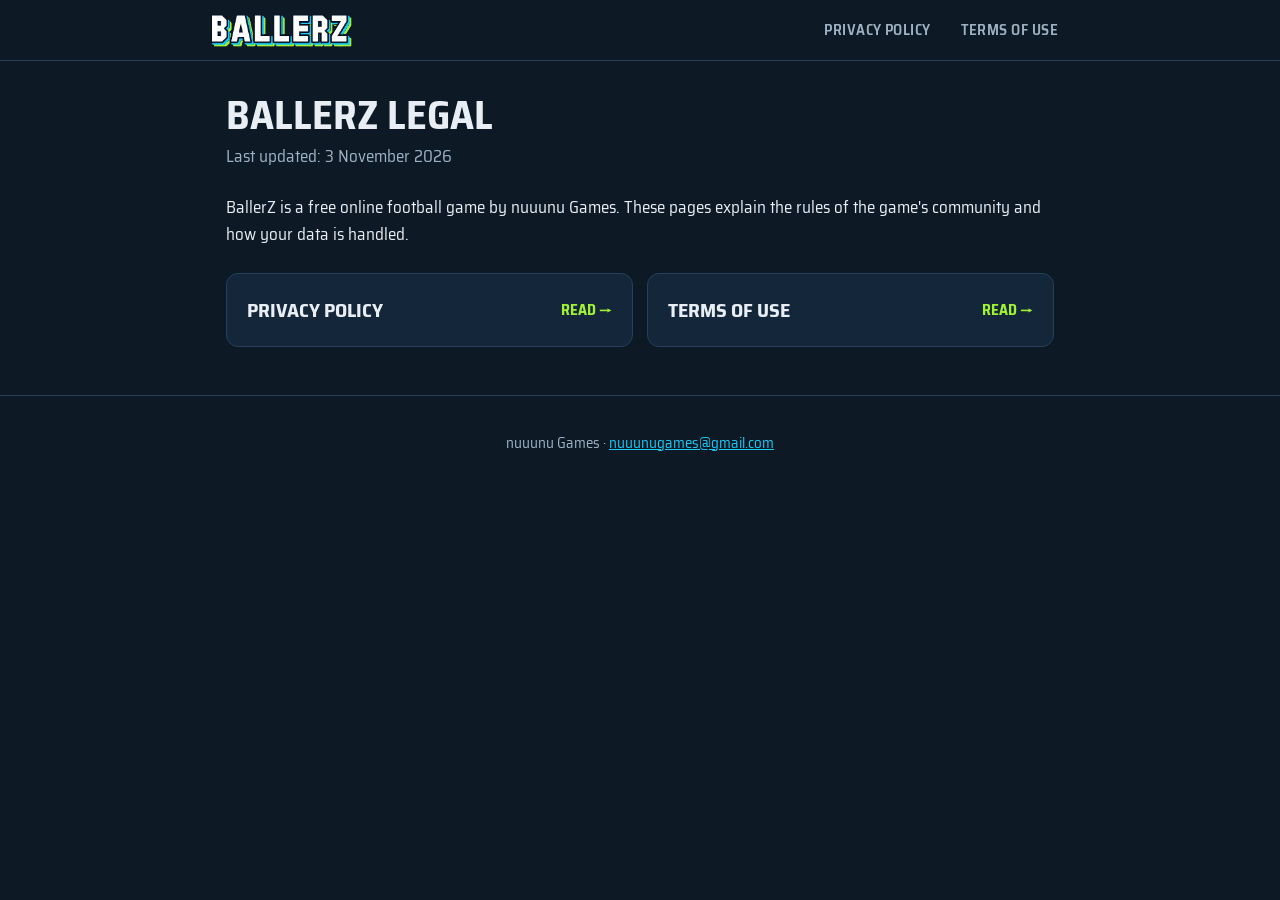
<file: index.html>
<!doctype html>
<html lang="en">
<head>
<meta charset="utf-8">
<meta name="viewport" content="width=device-width, initial-scale=1">
<title>Legal · BallerZ</title>
<meta name="description" content="Legal for BallerZ, a free online football game by nuuunu Games.">
<link rel="icon" href="logo.png">
<link rel="preconnect" href="https://fonts.googleapis.com">
<link rel="preconnect" href="https://fonts.gstatic.com" crossorigin>
<link href="https://fonts.googleapis.com/css2?family=Saira+Semi+Condensed:wght@400;600;700&display=swap" rel="stylesheet">
<link rel="stylesheet" href="style.css">
</head>
<body>
<header class="bar">
  <a class="logo" href="./"><img src="logo.png" alt="BallerZ"></a>
  <nav><a href="privacy.html">Privacy Policy</a><a href="terms.html">Terms of Use</a></nav>
</header>
<main>
<h1>BallerZ legal</h1>
<p class="updated">Last updated: 3 November 2026</p>
<p>BallerZ is a free online football game by nuuunu Games. These pages explain the rules of the game's community and how your data is handled.</p>
<div class="cards"><a class="card" href="privacy.html"><span>Privacy Policy</span><span class="go">Read &rarr;</span></a><a class="card" href="terms.html"><span>Terms of Use</span><span class="go">Read &rarr;</span></a></div>
</main>
<footer>
  <p>nuuunu Games · <a href="mailto:nuuunugames@gmail.com">nuuunugames@gmail.com</a></p>
</footer>
</body>
</html>
</file>
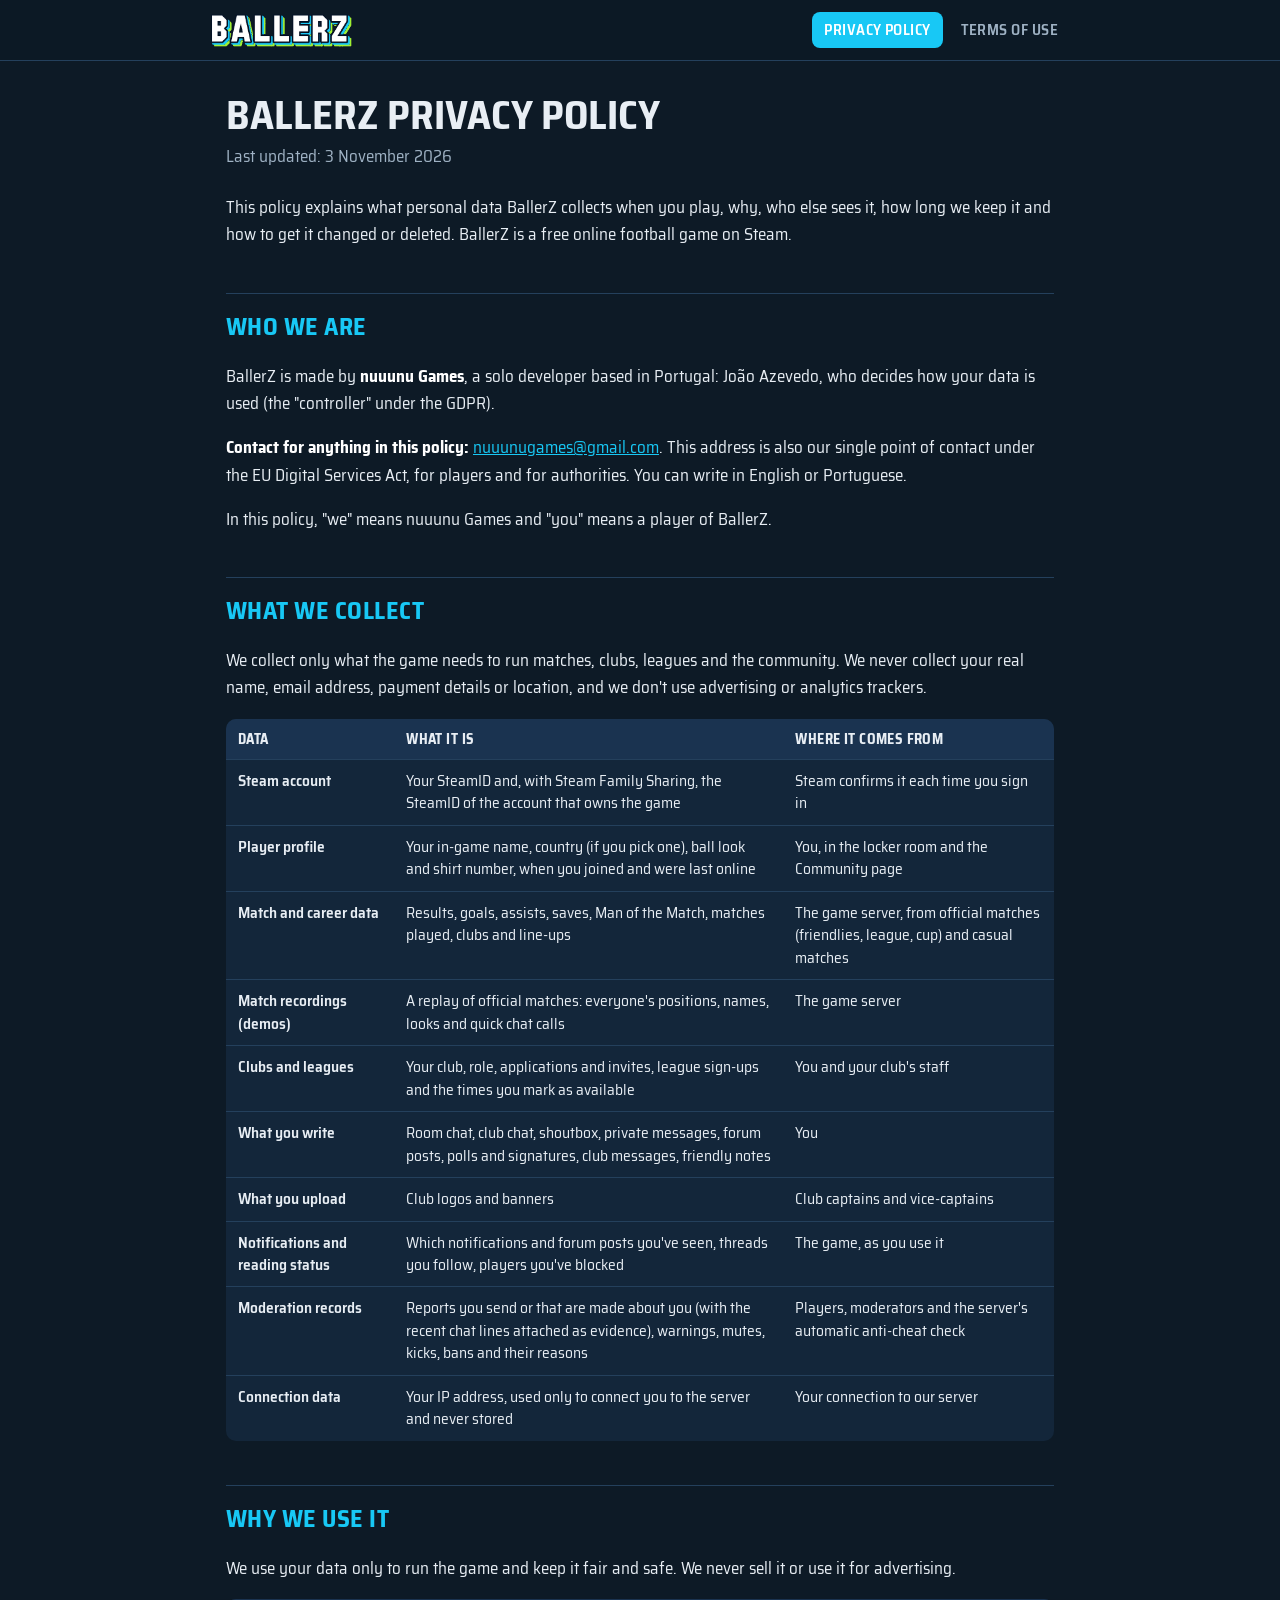
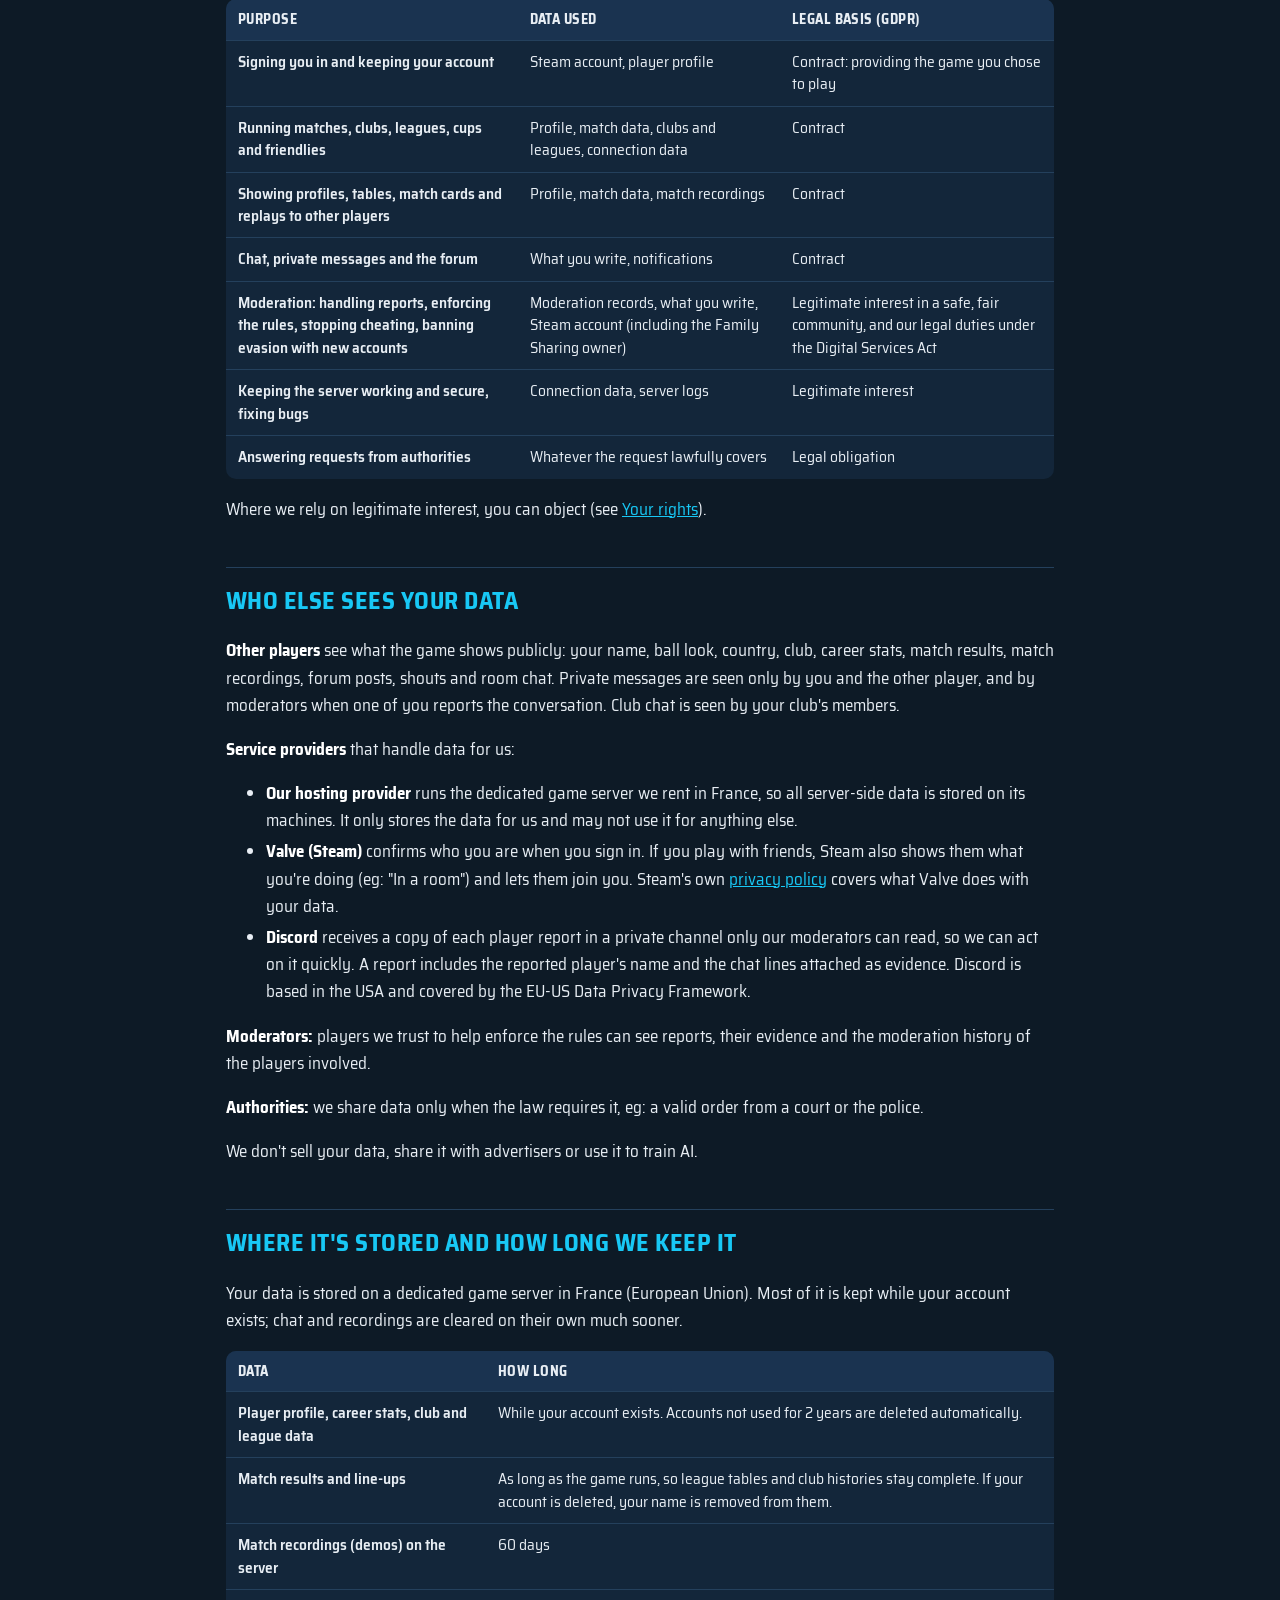
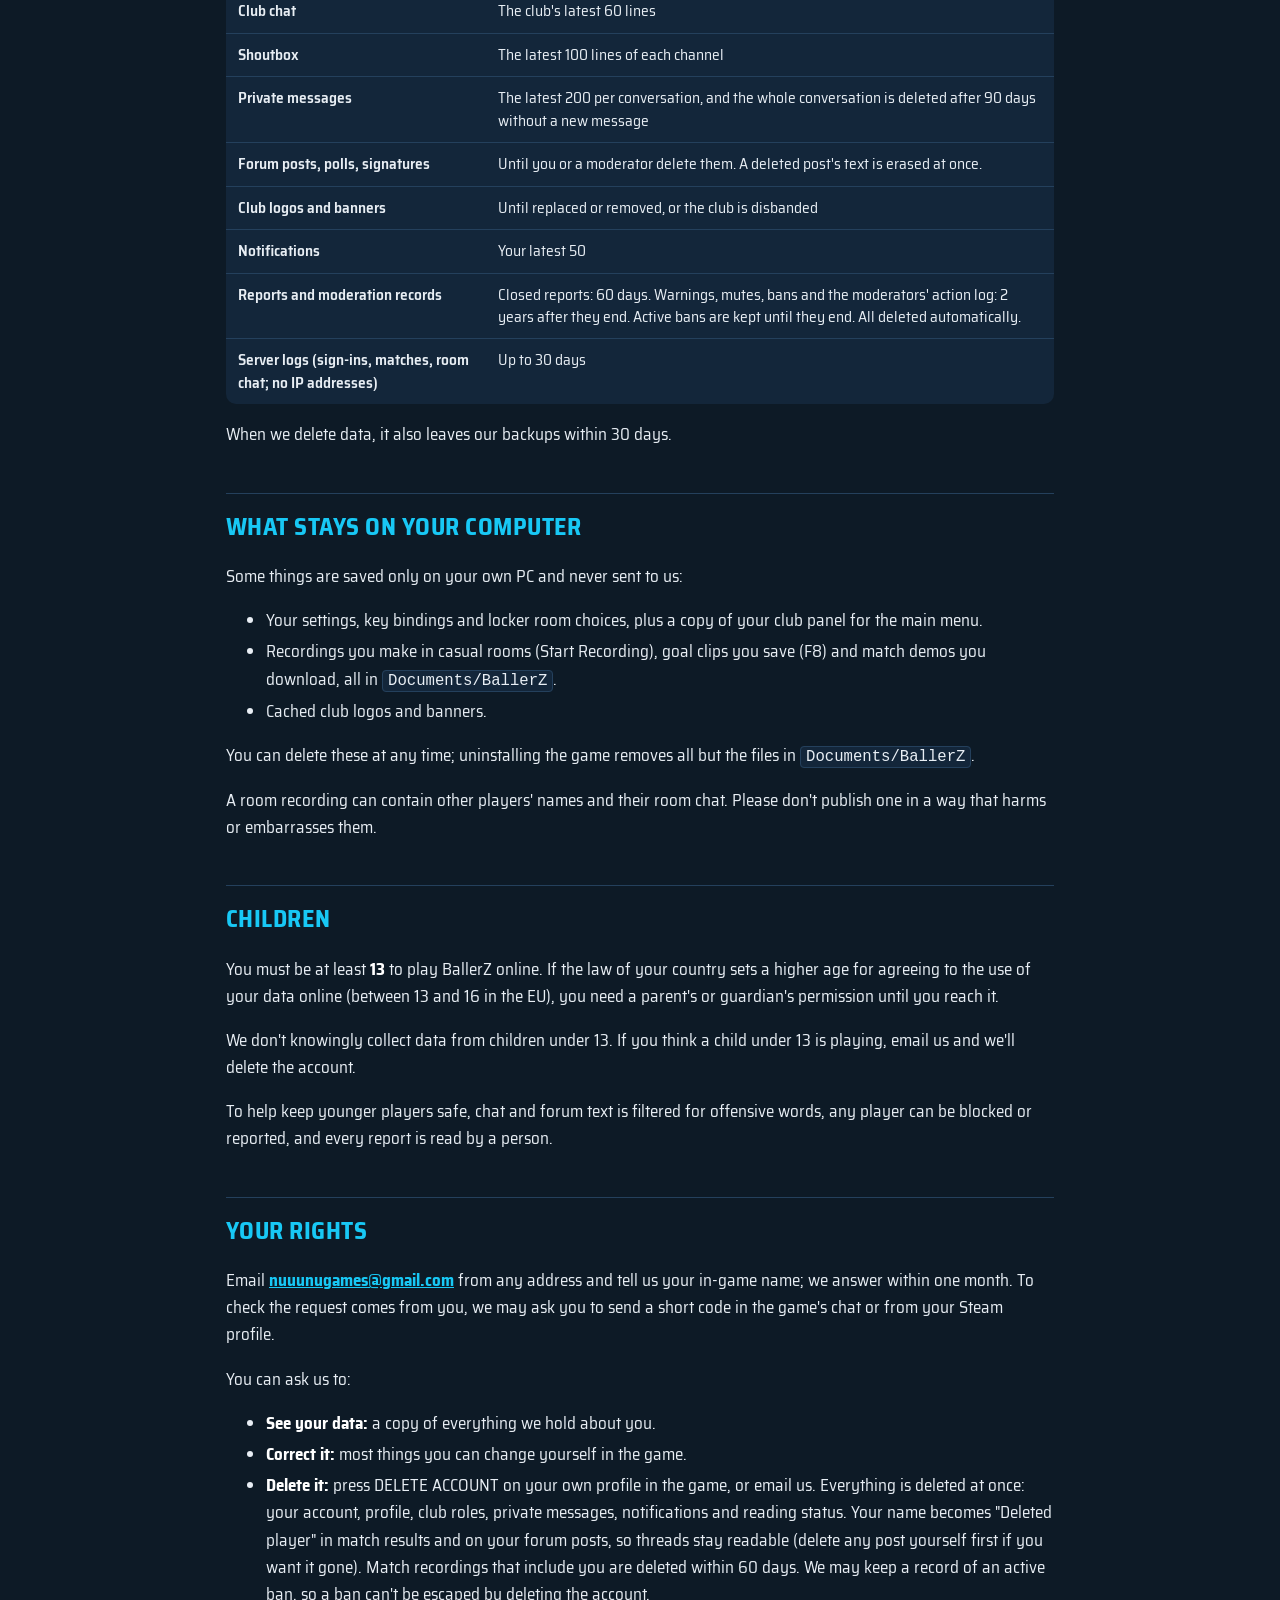
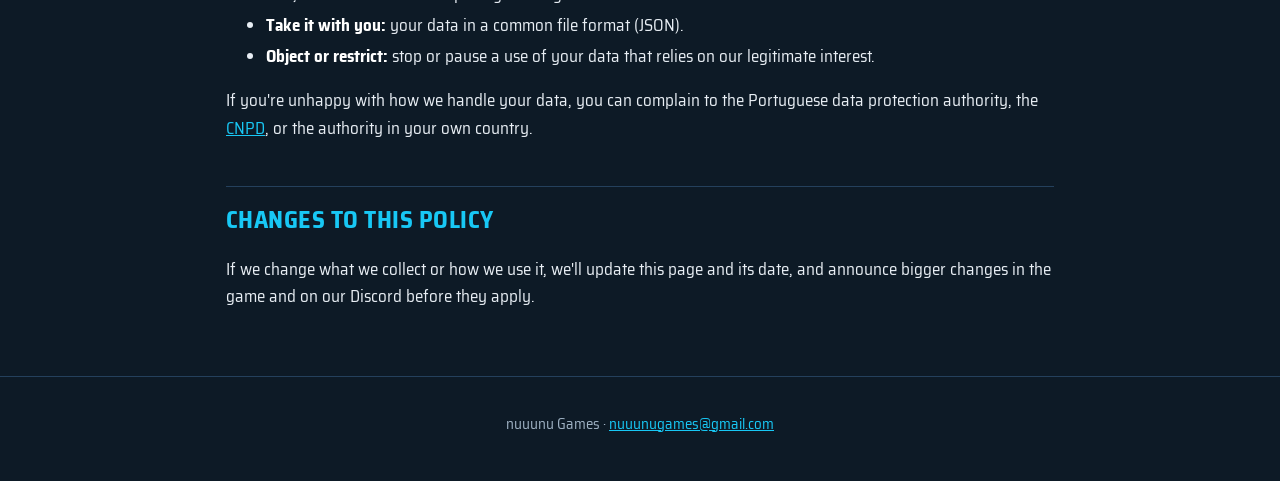
<file: privacy.html>
<!doctype html>
<html lang="en">
<head>
<meta charset="utf-8">
<meta name="viewport" content="width=device-width, initial-scale=1">
<title>Privacy Policy · BallerZ</title>
<meta name="description" content="Privacy Policy for BallerZ, a free online football game by nuuunu Games.">
<link rel="icon" href="logo.png">
<link rel="preconnect" href="https://fonts.googleapis.com">
<link rel="preconnect" href="https://fonts.gstatic.com" crossorigin>
<link href="https://fonts.googleapis.com/css2?family=Saira+Semi+Condensed:wght@400;600;700&display=swap" rel="stylesheet">
<link rel="stylesheet" href="style.css">
</head>
<body>
<header class="bar">
  <a class="logo" href="./"><img src="logo.png" alt="BallerZ"></a>
  <nav><a href="privacy.html" class="on">Privacy Policy</a><a href="terms.html">Terms of Use</a></nav>
</header>
<main>
<h1 id="ballerz-privacy-policy">BallerZ Privacy Policy</h1>
<p class="updated">Last updated: 3 November 2026</p>
<p>This policy explains what personal data BallerZ collects when you play, why, who else sees it, how long we keep it and how to get it changed or deleted. BallerZ is a free online football game on Steam.</p>
<h2 id="who-we-are">Who we are</h2>
<p>BallerZ is made by <strong>nuuunu Games</strong>, a solo developer based in Portugal: João Azevedo, who decides how your data is used (the "controller" under the GDPR).</p>
<p><strong>Contact for anything in this policy:</strong> <a href="mailto:nuuunugames@gmail.com">nuuunugames@gmail.com</a>. This address is also our single point of contact under the EU Digital Services Act, for players and for authorities. You can write in English or Portuguese.</p>
<p>In this policy, "we" means nuuunu Games and "you" means a player of BallerZ.</p>
<h2 id="what-we-collect">What we collect</h2>
<p>We collect only what the game needs to run matches, clubs, leagues and the community. We never collect your real name, email address, payment details or location, and we don't use advertising or analytics trackers.</p>
<div class="table"><table>
<thead>
<tr>
<th>Data</th>
<th>What it is</th>
<th>Where it comes from</th>
</tr>
</thead>
<tbody>
<tr>
<td>Steam account</td>
<td>Your SteamID and, with Steam Family Sharing, the SteamID of the account that owns the game</td>
<td>Steam confirms it each time you sign in</td>
</tr>
<tr>
<td>Player profile</td>
<td>Your in-game name, country (if you pick one), ball look and shirt number, when you joined and were last online</td>
<td>You, in the locker room and the Community page</td>
</tr>
<tr>
<td>Match and career data</td>
<td>Results, goals, assists, saves, Man of the Match, matches played, clubs and line-ups</td>
<td>The game server, from official matches (friendlies, league, cup) and casual matches</td>
</tr>
<tr>
<td>Match recordings (demos)</td>
<td>A replay of official matches: everyone's positions, names, looks and quick chat calls</td>
<td>The game server</td>
</tr>
<tr>
<td>Clubs and leagues</td>
<td>Your club, role, applications and invites, league sign-ups and the times you mark as available</td>
<td>You and your club's staff</td>
</tr>
<tr>
<td>What you write</td>
<td>Room chat, club chat, shoutbox, private messages, forum posts, polls and signatures, club messages, friendly notes</td>
<td>You</td>
</tr>
<tr>
<td>What you upload</td>
<td>Club logos and banners</td>
<td>Club captains and vice-captains</td>
</tr>
<tr>
<td>Notifications and reading status</td>
<td>Which notifications and forum posts you've seen, threads you follow, players you've blocked</td>
<td>The game, as you use it</td>
</tr>
<tr>
<td>Moderation records</td>
<td>Reports you send or that are made about you (with the recent chat lines attached as evidence), warnings, mutes, kicks, bans and their reasons</td>
<td>Players, moderators and the server's automatic anti-cheat check</td>
</tr>
<tr>
<td>Connection data</td>
<td>Your IP address, used only to connect you to the server and never stored</td>
<td>Your connection to our server</td>
</tr>
</tbody>
</table></div>
<h2 id="why-we-use-it">Why we use it</h2>
<p>We use your data only to run the game and keep it fair and safe. We never sell it or use it for advertising.</p>
<div class="table"><table>
<thead>
<tr>
<th>Purpose</th>
<th>Data used</th>
<th>Legal basis (GDPR)</th>
</tr>
</thead>
<tbody>
<tr>
<td>Signing you in and keeping your account</td>
<td>Steam account, player profile</td>
<td>Contract: providing the game you chose to play</td>
</tr>
<tr>
<td>Running matches, clubs, leagues, cups and friendlies</td>
<td>Profile, match data, clubs and leagues, connection data</td>
<td>Contract</td>
</tr>
<tr>
<td>Showing profiles, tables, match cards and replays to other players</td>
<td>Profile, match data, match recordings</td>
<td>Contract</td>
</tr>
<tr>
<td>Chat, private messages and the forum</td>
<td>What you write, notifications</td>
<td>Contract</td>
</tr>
<tr>
<td>Moderation: handling reports, enforcing the rules, stopping cheating, banning evasion with new accounts</td>
<td>Moderation records, what you write, Steam account (including the Family Sharing owner)</td>
<td>Legitimate interest in a safe, fair community, and our legal duties under the Digital Services Act</td>
</tr>
<tr>
<td>Keeping the server working and secure, fixing bugs</td>
<td>Connection data, server logs</td>
<td>Legitimate interest</td>
</tr>
<tr>
<td>Answering requests from authorities</td>
<td>Whatever the request lawfully covers</td>
<td>Legal obligation</td>
</tr>
</tbody>
</table></div>
<p>Where we rely on legitimate interest, you can object (see <a href="#your-rights">Your rights</a>).</p>
<h2 id="who-else-sees-your-data">Who else sees your data</h2>
<p><strong>Other players</strong> see what the game shows publicly: your name, ball look, country, club, career stats, match results, match recordings, forum posts, shouts and room chat. Private messages are seen only by you and the other player, and by moderators when one of you reports the conversation. Club chat is seen by your club's members.</p>
<p><strong>Service providers</strong> that handle data for us:</p>
<ul>
<li><strong>Our hosting provider</strong> runs the dedicated game server we rent in France, so all server-side data is stored on its machines. It only stores the data for us and may not use it for anything else.</li>
<li><strong>Valve (Steam)</strong> confirms who you are when you sign in. If you play with friends, Steam also shows them what you're doing (eg: "In a room") and lets them join you. Steam's own <a href="https://store.steampowered.com/privacy_agreement/">privacy policy</a> covers what Valve does with your data.</li>
<li><strong>Discord</strong> receives a copy of each player report in a private channel only our moderators can read, so we can act on it quickly. A report includes the reported player's name and the chat lines attached as evidence. Discord is based in the USA and covered by the EU-US Data Privacy Framework.</li>
</ul>
<p><strong>Moderators:</strong> players we trust to help enforce the rules can see reports, their evidence and the moderation history of the players involved.</p>
<p><strong>Authorities:</strong> we share data only when the law requires it, eg: a valid order from a court or the police.</p>
<p>We don't sell your data, share it with advertisers or use it to train AI.</p>
<h2 id="where-its-stored-and-how-long-we-keep-it">Where it's stored and how long we keep it</h2>
<p>Your data is stored on a dedicated game server in France (European Union). Most of it is kept while your account exists; chat and recordings are cleared on their own much sooner.</p>
<div class="table"><table>
<thead>
<tr>
<th>Data</th>
<th>How long</th>
</tr>
</thead>
<tbody>
<tr>
<td>Player profile, career stats, club and league data</td>
<td>While your account exists. Accounts not used for 2 years are deleted automatically.</td>
</tr>
<tr>
<td>Match results and line-ups</td>
<td>As long as the game runs, so league tables and club histories stay complete. If your account is deleted, your name is removed from them.</td>
</tr>
<tr>
<td>Match recordings (demos) on the server</td>
<td>60 days</td>
</tr>
<tr>
<td>Club chat</td>
<td>The club's latest 60 lines</td>
</tr>
<tr>
<td>Shoutbox</td>
<td>The latest 100 lines of each channel</td>
</tr>
<tr>
<td>Private messages</td>
<td>The latest 200 per conversation, and the whole conversation is deleted after 90 days without a new message</td>
</tr>
<tr>
<td>Forum posts, polls, signatures</td>
<td>Until you or a moderator delete them. A deleted post's text is erased at once.</td>
</tr>
<tr>
<td>Club logos and banners</td>
<td>Until replaced or removed, or the club is disbanded</td>
</tr>
<tr>
<td>Notifications</td>
<td>Your latest 50</td>
</tr>
<tr>
<td>Reports and moderation records</td>
<td>Closed reports: 60 days. Warnings, mutes, bans and the moderators' action log: 2 years after they end. Active bans are kept until they end. All deleted automatically.</td>
</tr>
<tr>
<td>Server logs (sign-ins, matches, room chat; no IP addresses)</td>
<td>Up to 30 days</td>
</tr>
</tbody>
</table></div>
<p>When we delete data, it also leaves our backups within 30 days.</p>
<h2 id="what-stays-on-your-computer">What stays on your computer</h2>
<p>Some things are saved only on your own PC and never sent to us:</p>
<ul>
<li>Your settings, key bindings and locker room choices, plus a copy of your club panel for the main menu.</li>
<li>Recordings you make in casual rooms (Start Recording), goal clips you save (F8) and match demos you download, all in <code>Documents/BallerZ</code>.</li>
<li>Cached club logos and banners.</li>
</ul>
<p>You can delete these at any time; uninstalling the game removes all but the files in <code>Documents/BallerZ</code>.</p>
<p>A room recording can contain other players' names and their room chat. Please don't publish one in a way that harms or embarrasses them.</p>
<h2 id="children">Children</h2>
<p>You must be at least <strong>13</strong> to play BallerZ online. If the law of your country sets a higher age for agreeing to the use of your data online (between 13 and 16 in the EU), you need a parent's or guardian's permission until you reach it.</p>
<p>We don't knowingly collect data from children under 13. If you think a child under 13 is playing, email us and we'll delete the account.</p>
<p>To help keep younger players safe, chat and forum text is filtered for offensive words, any player can be blocked or reported, and every report is read by a person.</p>
<h2 id="your-rights">Your rights</h2>
<p>Email <strong><a href="mailto:nuuunugames@gmail.com">nuuunugames@gmail.com</a></strong> from any address and tell us your in-game name; we answer within one month. To check the request comes from you, we may ask you to send a short code in the game's chat or from your Steam profile.</p>
<p>You can ask us to:</p>
<ul>
<li><strong>See your data:</strong> a copy of everything we hold about you.</li>
<li><strong>Correct it:</strong> most things you can change yourself in the game.</li>
<li><strong>Delete it:</strong> press DELETE ACCOUNT on your own profile in the game, or email us. Everything is deleted at once: your account, profile, club roles, private messages, notifications and reading status. Your name becomes "Deleted player" in match results and on your forum posts, so threads stay readable (delete any post yourself first if you want it gone). Match recordings that include you are deleted within 60 days. We may keep a record of an active ban, so a ban can't be escaped by deleting the account.</li>
<li><strong>Take it with you:</strong> your data in a common file format (JSON).</li>
<li><strong>Object or restrict:</strong> stop or pause a use of your data that relies on our legitimate interest.</li>
</ul>
<p>If you're unhappy with how we handle your data, you can complain to the Portuguese data protection authority, the <a href="https://www.cnpd.pt">CNPD</a>, or the authority in your own country.</p>
<h2 id="changes-to-this-policy">Changes to this policy</h2>
<p>If we change what we collect or how we use it, we'll update this page and its date, and announce bigger changes in the game and on our Discord before they apply.</p>
</main>
<footer>
  <p>nuuunu Games · <a href="mailto:nuuunugames@gmail.com">nuuunugames@gmail.com</a></p>
</footer>
</body>
</html>
</file>
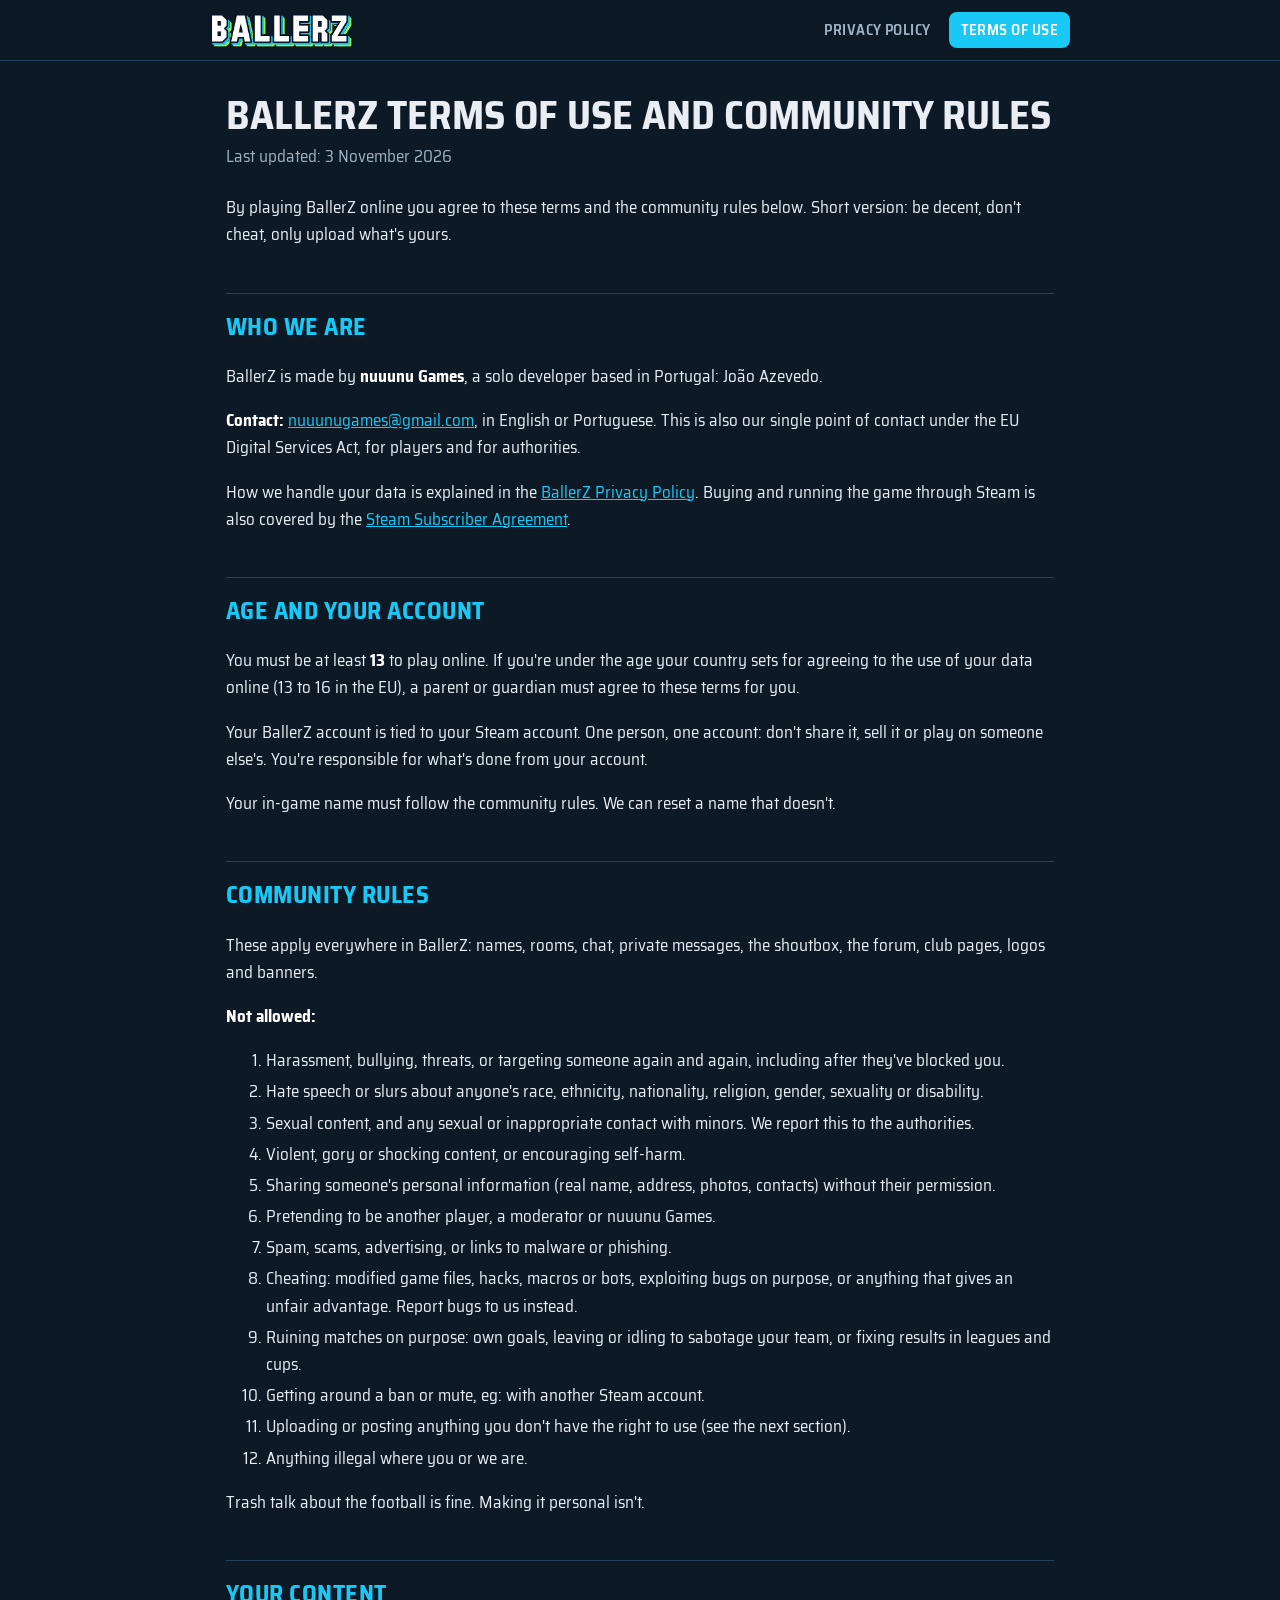
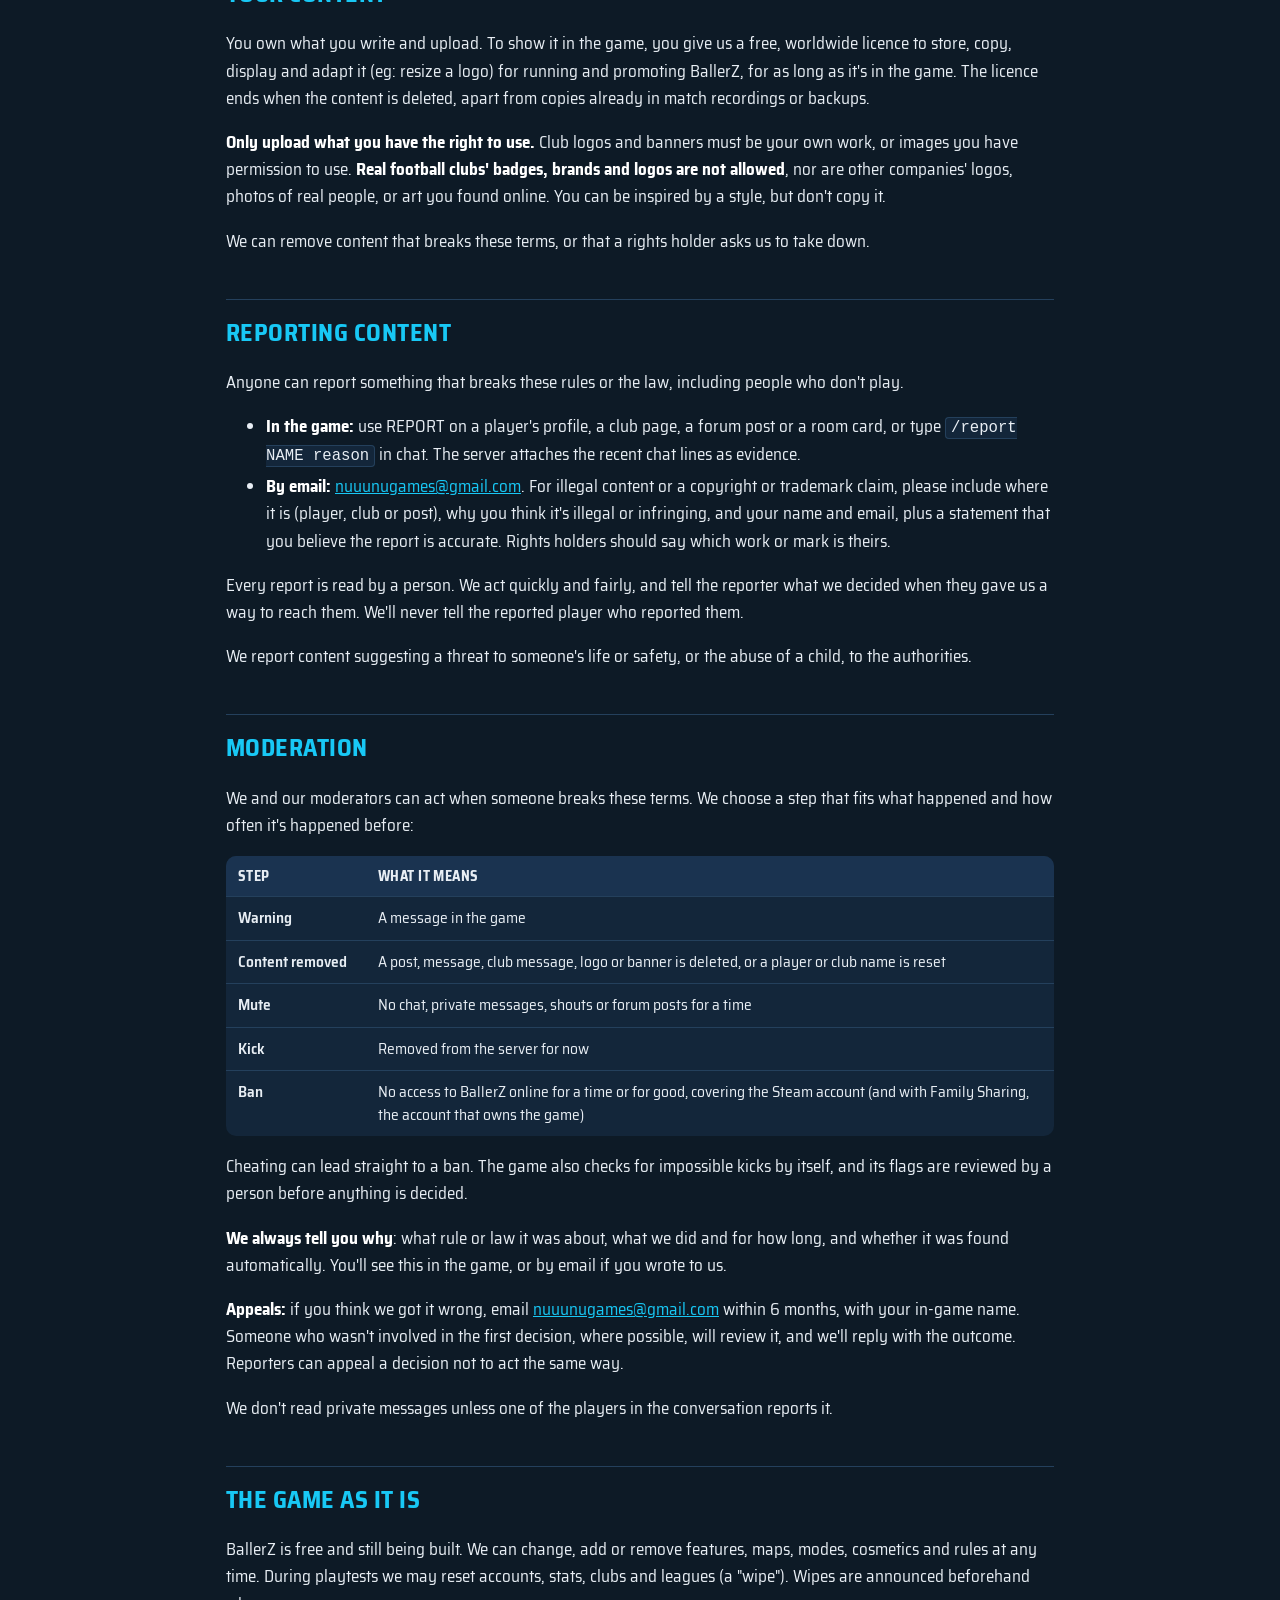
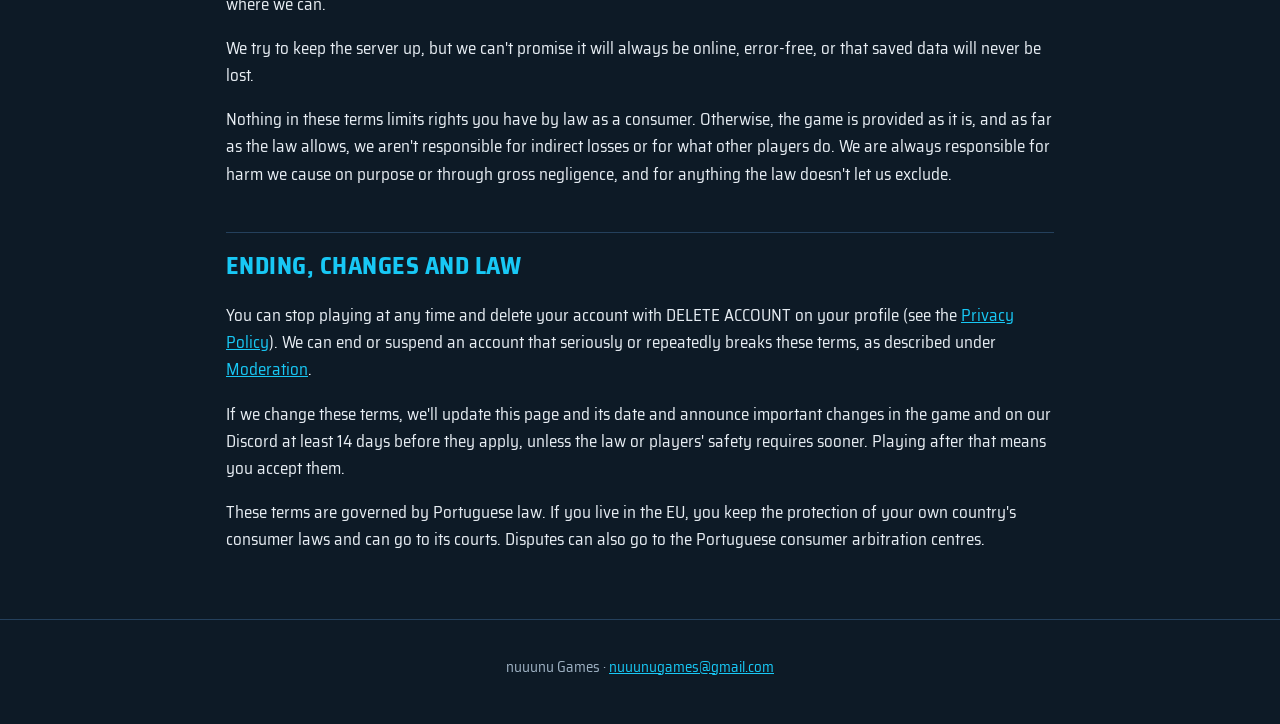
<file: terms.html>
<!doctype html>
<html lang="en">
<head>
<meta charset="utf-8">
<meta name="viewport" content="width=device-width, initial-scale=1">
<title>Terms of Use · BallerZ</title>
<meta name="description" content="Terms of Use for BallerZ, a free online football game by nuuunu Games.">
<link rel="icon" href="logo.png">
<link rel="preconnect" href="https://fonts.googleapis.com">
<link rel="preconnect" href="https://fonts.gstatic.com" crossorigin>
<link href="https://fonts.googleapis.com/css2?family=Saira+Semi+Condensed:wght@400;600;700&display=swap" rel="stylesheet">
<link rel="stylesheet" href="style.css">
</head>
<body>
<header class="bar">
  <a class="logo" href="./"><img src="logo.png" alt="BallerZ"></a>
  <nav><a href="privacy.html">Privacy Policy</a><a href="terms.html" class="on">Terms of Use</a></nav>
</header>
<main>
<h1 id="ballerz-terms-of-use-and-community-rules">BallerZ Terms of Use and Community Rules</h1>
<p class="updated">Last updated: 3 November 2026</p>
<p>By playing BallerZ online you agree to these terms and the community rules below. Short version: be decent, don't cheat, only upload what's yours.</p>
<h2 id="who-we-are">Who we are</h2>
<p>BallerZ is made by <strong>nuuunu Games</strong>, a solo developer based in Portugal: João Azevedo.</p>
<p><strong>Contact:</strong> <a href="mailto:nuuunugames@gmail.com">nuuunugames@gmail.com</a>, in English or Portuguese. This is also our single point of contact under the EU Digital Services Act, for players and for authorities.</p>
<p>How we handle your data is explained in the <a href="privacy.html">BallerZ Privacy Policy</a>. Buying and running the game through Steam is also covered by the <a href="https://store.steampowered.com/subscriber_agreement/">Steam Subscriber Agreement</a>.</p>
<h2 id="age-and-your-account">Age and your account</h2>
<p>You must be at least <strong>13</strong> to play online. If you're under the age your country sets for agreeing to the use of your data online (13 to 16 in the EU), a parent or guardian must agree to these terms for you.</p>
<p>Your BallerZ account is tied to your Steam account. One person, one account: don't share it, sell it or play on someone else's. You're responsible for what's done from your account.</p>
<p>Your in-game name must follow the community rules. We can reset a name that doesn't.</p>
<h2 id="community-rules">Community rules</h2>
<p>These apply everywhere in BallerZ: names, rooms, chat, private messages, the shoutbox, the forum, club pages, logos and banners.</p>
<p><strong>Not allowed:</strong></p>
<ol>
<li>Harassment, bullying, threats, or targeting someone again and again, including after they've blocked you.</li>
<li>Hate speech or slurs about anyone's race, ethnicity, nationality, religion, gender, sexuality or disability.</li>
<li>Sexual content, and any sexual or inappropriate contact with minors. We report this to the authorities.</li>
<li>Violent, gory or shocking content, or encouraging self-harm.</li>
<li>Sharing someone's personal information (real name, address, photos, contacts) without their permission.</li>
<li>Pretending to be another player, a moderator or nuuunu Games.</li>
<li>Spam, scams, advertising, or links to malware or phishing.</li>
<li>Cheating: modified game files, hacks, macros or bots, exploiting bugs on purpose, or anything that gives an unfair advantage. Report bugs to us instead.</li>
<li>Ruining matches on purpose: own goals, leaving or idling to sabotage your team, or fixing results in leagues and cups.</li>
<li>Getting around a ban or mute, eg: with another Steam account.</li>
<li>Uploading or posting anything you don't have the right to use (see the next section).</li>
<li>Anything illegal where you or we are.</li>
</ol>
<p>Trash talk about the football is fine. Making it personal isn't.</p>
<h2 id="your-content">Your content</h2>
<p>You own what you write and upload. To show it in the game, you give us a free, worldwide licence to store, copy, display and adapt it (eg: resize a logo) for running and promoting BallerZ, for as long as it's in the game. The licence ends when the content is deleted, apart from copies already in match recordings or backups.</p>
<p><strong>Only upload what you have the right to use.</strong> Club logos and banners must be your own work, or images you have permission to use. <strong>Real football clubs' badges, brands and logos are not allowed</strong>, nor are other companies' logos, photos of real people, or art you found online. You can be inspired by a style, but don't copy it.</p>
<p>We can remove content that breaks these terms, or that a rights holder asks us to take down.</p>
<h2 id="reporting-content">Reporting content</h2>
<p>Anyone can report something that breaks these rules or the law, including people who don't play.</p>
<ul>
<li><strong>In the game:</strong> use REPORT on a player's profile, a club page, a forum post or a room card, or type <code>/report NAME reason</code> in chat. The server attaches the recent chat lines as evidence.</li>
<li><strong>By email:</strong> <a href="mailto:nuuunugames@gmail.com">nuuunugames@gmail.com</a>. For illegal content or a copyright or trademark claim, please include where it is (player, club or post), why you think it's illegal or infringing, and your name and email, plus a statement that you believe the report is accurate. Rights holders should say which work or mark is theirs.</li>
</ul>
<p>Every report is read by a person. We act quickly and fairly, and tell the reporter what we decided when they gave us a way to reach them. We'll never tell the reported player who reported them.</p>
<p>We report content suggesting a threat to someone's life or safety, or the abuse of a child, to the authorities.</p>
<h2 id="moderation">Moderation</h2>
<p>We and our moderators can act when someone breaks these terms. We choose a step that fits what happened and how often it's happened before:</p>
<div class="table"><table>
<thead>
<tr>
<th>Step</th>
<th>What it means</th>
</tr>
</thead>
<tbody>
<tr>
<td>Warning</td>
<td>A message in the game</td>
</tr>
<tr>
<td>Content removed</td>
<td>A post, message, club message, logo or banner is deleted, or a player or club name is reset</td>
</tr>
<tr>
<td>Mute</td>
<td>No chat, private messages, shouts or forum posts for a time</td>
</tr>
<tr>
<td>Kick</td>
<td>Removed from the server for now</td>
</tr>
<tr>
<td>Ban</td>
<td>No access to BallerZ online for a time or for good, covering the Steam account (and with Family Sharing, the account that owns the game)</td>
</tr>
</tbody>
</table></div>
<p>Cheating can lead straight to a ban. The game also checks for impossible kicks by itself, and its flags are reviewed by a person before anything is decided.</p>
<p><strong>We always tell you why</strong>: what rule or law it was about, what we did and for how long, and whether it was found automatically. You'll see this in the game, or by email if you wrote to us.</p>
<p><strong>Appeals:</strong> if you think we got it wrong, email <a href="mailto:nuuunugames@gmail.com">nuuunugames@gmail.com</a> within 6 months, with your in-game name. Someone who wasn't involved in the first decision, where possible, will review it, and we'll reply with the outcome. Reporters can appeal a decision not to act the same way.</p>
<p>We don't read private messages unless one of the players in the conversation reports it.</p>
<h2 id="the-game-as-it-is">The game as it is</h2>
<p>BallerZ is free and still being built. We can change, add or remove features, maps, modes, cosmetics and rules at any time. During playtests we may reset accounts, stats, clubs and leagues (a "wipe"). Wipes are announced beforehand where we can.</p>
<p>We try to keep the server up, but we can't promise it will always be online, error-free, or that saved data will never be lost.</p>
<p>Nothing in these terms limits rights you have by law as a consumer. Otherwise, the game is provided as it is, and as far as the law allows, we aren't responsible for indirect losses or for what other players do. We are always responsible for harm we cause on purpose or through gross negligence, and for anything the law doesn't let us exclude.</p>
<h2 id="ending-changes-and-law">Ending, changes and law</h2>
<p>You can stop playing at any time and delete your account with DELETE ACCOUNT on your profile (see the <a href="privacy.html">Privacy Policy</a>). We can end or suspend an account that seriously or repeatedly breaks these terms, as described under <a href="#moderation">Moderation</a>.</p>
<p>If we change these terms, we'll update this page and its date and announce important changes in the game and on our Discord at least 14 days before they apply, unless the law or players' safety requires sooner. Playing after that means you accept them.</p>
<p>These terms are governed by Portuguese law. If you live in the EU, you keep the protection of your own country's consumer laws and can go to its courts. Disputes can also go to the Portuguese consumer arbitration centres.</p>
</main>
<footer>
  <p>nuuunu Games · <a href="mailto:nuuunugames@gmail.com">nuuunugames@gmail.com</a></p>
</footer>
</body>
</html>
</file>
<file: style.css>
:root {
  --bg: #0d1a26;
  --panel: #13263a;
  --line: #24405c;
  --text: #e8eef4;
  --muted: #9fb2c4;
  --brand: #18c8f5;
  --green: #a0f034;
}

* { box-sizing: border-box; }

body {
  margin: 0;
  background: var(--bg);
  color: var(--text);
  font: 17px/1.6 "Saira Semi Condensed", system-ui, sans-serif;
}

a { color: var(--brand); }
a:hover { color: var(--green); }

.bar {
  position: sticky;
  top: 0;
  display: flex;
  align-items: center;
  justify-content: space-between;
  gap: 16px;
  flex-wrap: wrap;
  padding: 12px max(16px, calc((100% - 860px) / 2));
  background: rgba(13, 26, 38, 0.94);
  border-bottom: 1px solid var(--line);
  z-index: 1;
}
.logo img { height: 34px; display: block; }
.bar nav { display: flex; gap: 6px; flex-wrap: wrap; }
.bar nav a {
  padding: 6px 12px;
  border-radius: 8px;
  color: var(--muted);
  text-decoration: none;
  font-weight: 600;
  text-transform: uppercase;
  letter-spacing: 0.03em;
  font-size: 15px;
}
.bar nav a:hover { color: var(--text); background: var(--panel); }
.bar nav a.on { color: #fff; background: var(--brand); }

main {
  max-width: 860px;
  margin: 0 auto;
  padding: 32px 16px 48px;
}

h1 {
  font-size: 40px;
  line-height: 1.15;
  margin: 0 0 4px;
  text-transform: uppercase;
}
h2 {
  font-size: 24px;
  margin: 44px 0 10px;
  padding-top: 14px;
  border-top: 1px solid var(--line);
  text-transform: uppercase;
  letter-spacing: 0.02em;
  color: var(--brand);
  scroll-margin-top: 80px;
}
.updated { color: var(--muted); margin: 0 0 24px; }

strong { color: #fff; }
code {
  background: var(--panel);
  border: 1px solid var(--line);
  border-radius: 4px;
  padding: 1px 5px;
  font-size: 0.92em;
}

li { margin: 4px 0; }

.table { overflow-x: auto; margin: 16px 0; }
table {
  width: 100%;
  border-collapse: collapse;
  background: var(--panel);
  border-radius: 10px;
  overflow: hidden;
  font-size: 15.5px;
  line-height: 1.45;
}
th, td {
  text-align: left;
  vertical-align: top;
  padding: 10px 12px;
  border-bottom: 1px solid var(--line);
  min-width: 140px;
}
th {
  background: #1a3350;
  text-transform: uppercase;
  font-size: 14px;
  letter-spacing: 0.03em;
}
tr:last-child td { border-bottom: none; }
td:first-child { font-weight: 600; }

.cards { display: grid; gap: 14px; grid-template-columns: repeat(auto-fit, minmax(240px, 1fr)); margin-top: 24px; }
.card {
  display: flex;
  justify-content: space-between;
  align-items: center;
  padding: 20px;
  background: var(--panel);
  border: 1px solid var(--line);
  border-radius: 12px;
  color: var(--text);
  text-decoration: none;
  font-weight: 700;
  font-size: 20px;
  text-transform: uppercase;
}
.card:hover { border-color: var(--brand); color: var(--text); }
.card .go { color: var(--green); font-size: 15px; }

footer {
  border-top: 1px solid var(--line);
  color: var(--muted);
  text-align: center;
  padding: 20px 16px 32px;
  font-size: 15px;
}

@media (max-width: 560px) {
  body { font-size: 16px; }
  h1 { font-size: 28px; overflow-wrap: anywhere; }
  h2 { font-size: 20px; }
  .logo img { height: 26px; }
  .bar nav a { padding: 5px 8px; font-size: 13px; }
}
</file>
